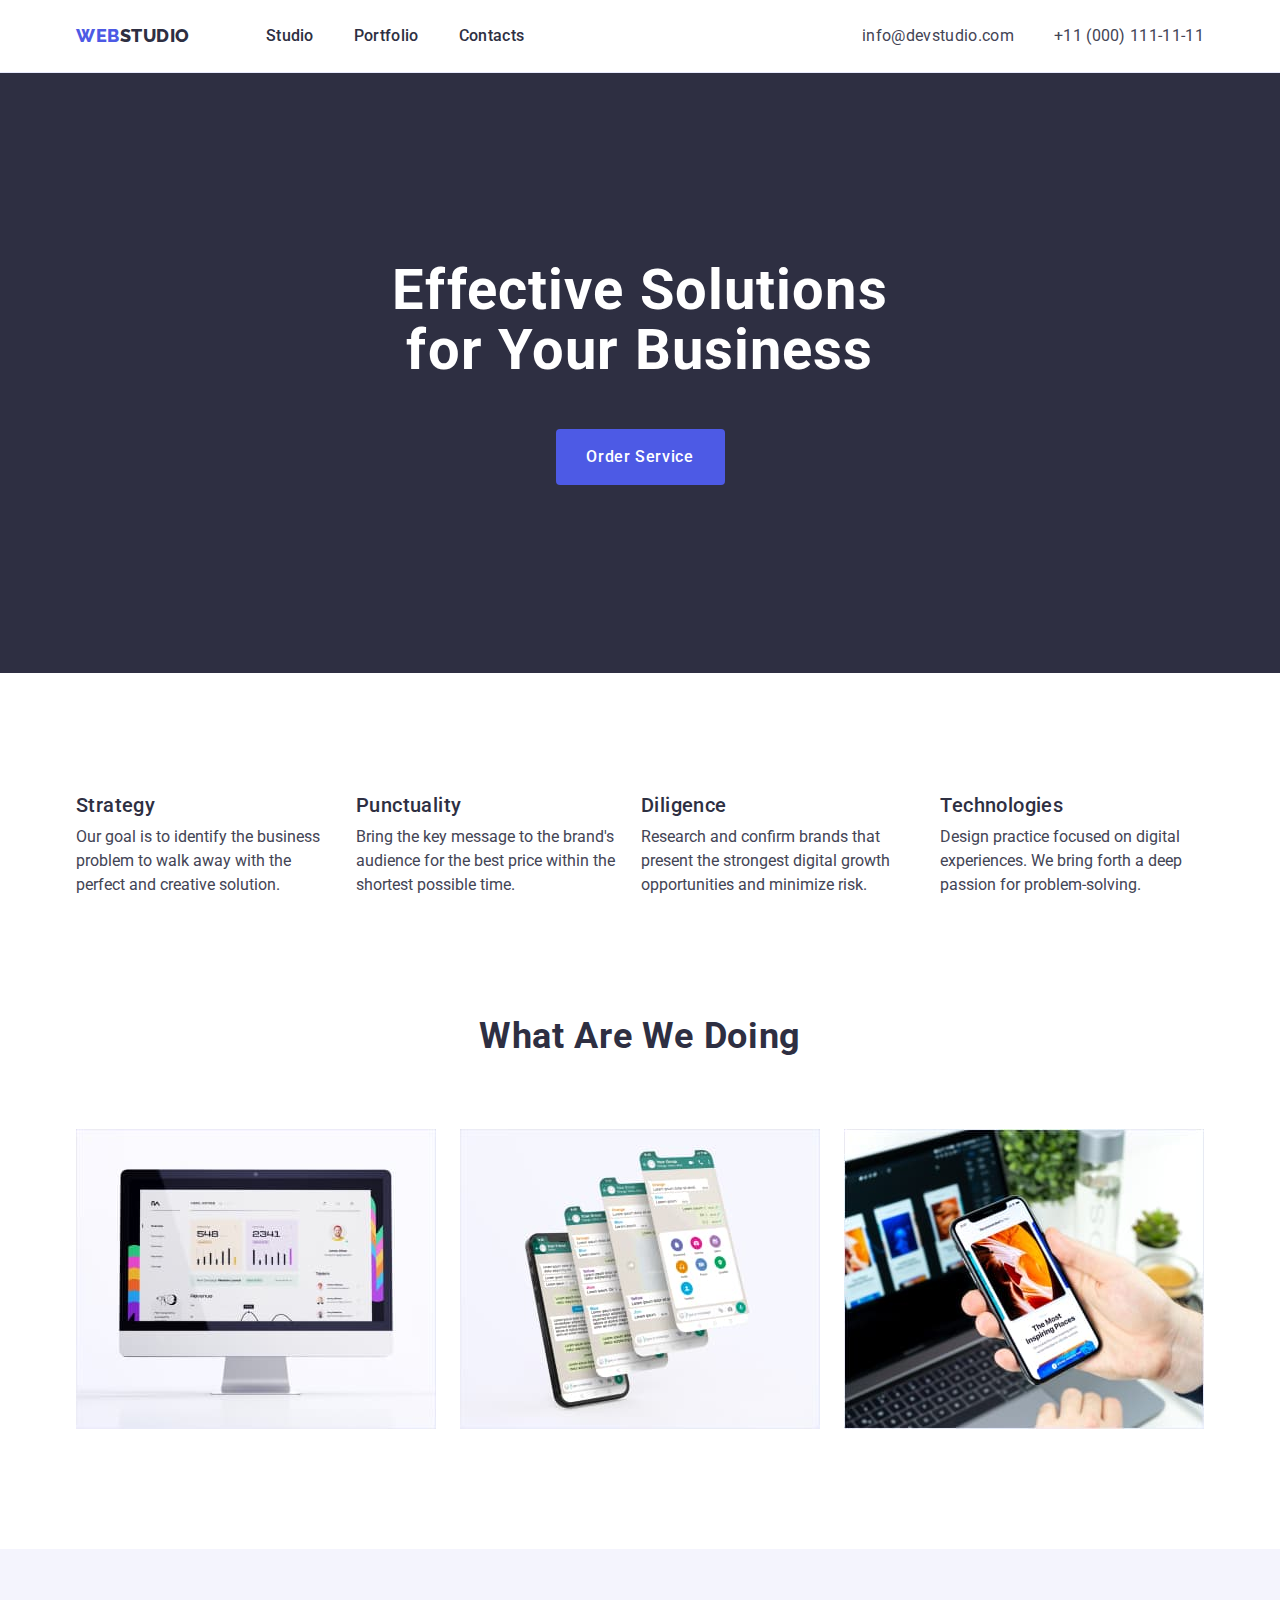
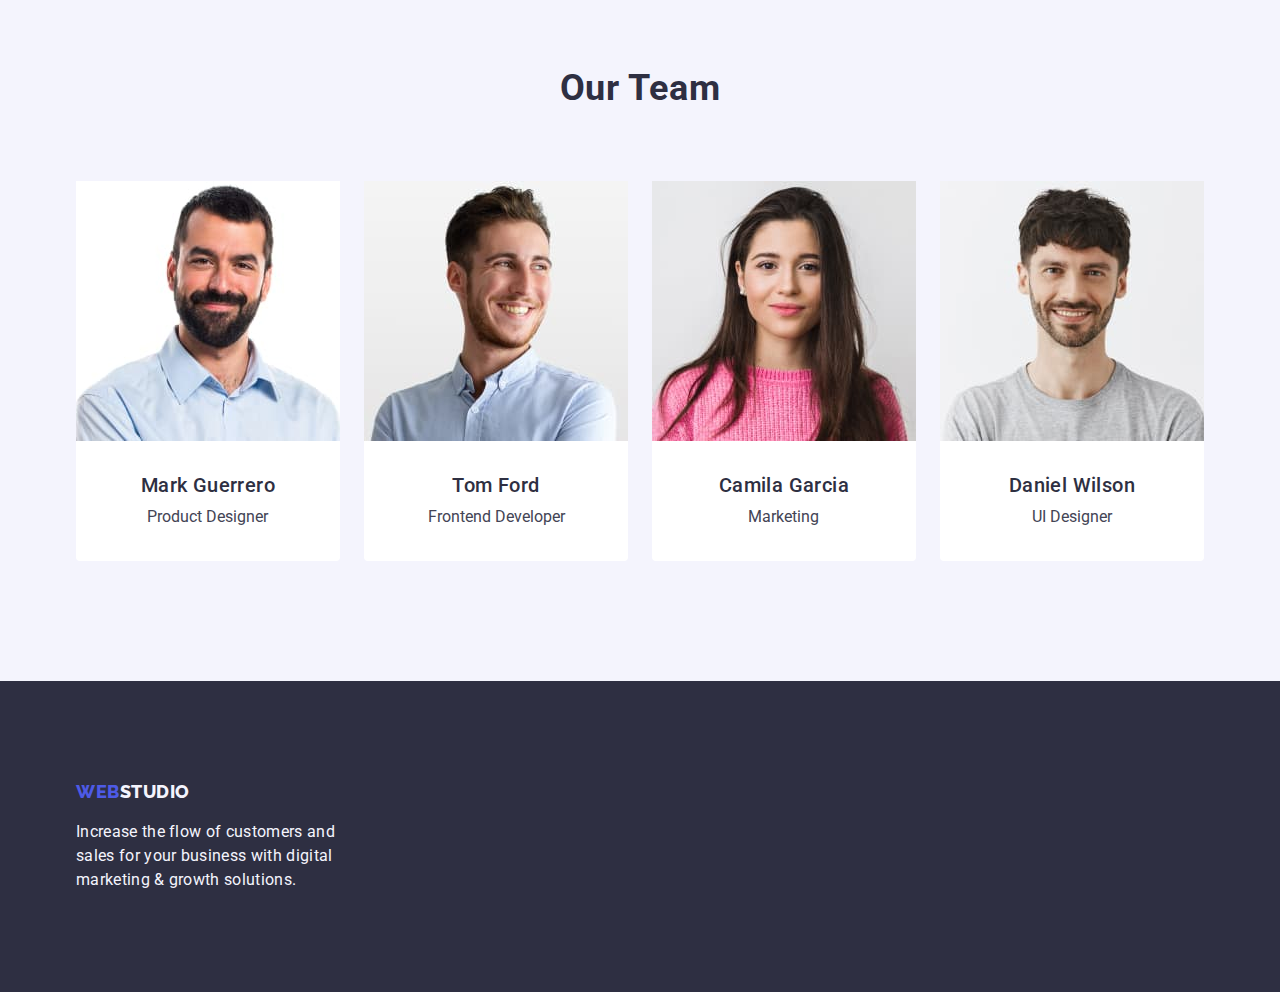
<file: index.html>
<!DOCTYPE html>
<html lang="en">
  <head>
    <meta charset="UTF-8" />
    <meta name="viewport" content="width=device-width, initial-scale=1.0" />
    <title>Studio</title>
    <link rel="preconnect" href="https://fonts.googleapis.com" />
    <link rel="preconnect" href="https://fonts.gstatic.com" crossorigin />
    <link
      href="https://fonts.googleapis.com/css2?family=Raleway:wght@800&family=Roboto:wght@400;500;700;900&display=swap"
      rel="stylesheet"
    />
    <link
      rel="stylesheet"
      href="https://cdnjs.cloudflare.com/ajax/libs/modern-normalize/1.0.0/modern-normalize.min.css"
    />

    <link rel="stylesheet" href="./css/styles.css" />
    <style>
      img {
        max-width: 100%;
        display: block;
      }
    </style>
  </head>
  <body>
    <header class="header">
      <div class="container nav-header">
        <nav class="settings">
          <a class="logo link" href="./index.html"
            >Web<span class="logo-navy">Studio</span></a
          >
          <ul class="list nav-pages">
            <li>
              <a class="list-item link" href="./index.html">Studio</a>
            </li>
            <li>
              <a class="list-item link" href="./portfolio.html">Portfolio</a>
            </li>
            <li><a class="list-item link" href="">Contacts</a></li>
          </ul>
        </nav>
        <address>
          <ul class="list settings-address">
            <li>
              <a class="address-list link" href="mailto:info@devstudio.com"
                >info@devstudio.com</a
              >
            </li>
            <li>
              <a class="address-list link" href="tel:+110001111111"
                >+11 (000) 111-11-11</a
              >
            </li>
          </ul>
        </address>
      </div>
    </header>
    <main>
      <section class="section-one">
        <div class="container">
          <h1 class="head">
            Effective Solutions <br />

            for Your Business
          </h1>
          <button class="main-button" type="button">Order Service</button>
        </div>
      </section>
      <section class="section-two">
        <div class="container">
          <!-- out heading -->
          <h2 class="visually-hidden">heading</h2>

          <ul class="list articles-list">
            <li class="lorem">
              <h3 class="four-articles">Strategy</h3>
              <p class="article">
                Our goal is to identify the business problem to walk away with
                the perfect and creative solution.
              </p>
            </li>
            <li class="lorem">
              <h3 class="four-articles">Punctuality</h3>
              <p class="article">
                Bring the key message to the brand's audience for the best price
                within the shortest possible time.
              </p>
            </li>
            <li class="lorem">
              <h3 class="four-articles">Diligence</h3>
              <p class="article">
                Research and confirm brands that present the strongest digital
                growth opportunities and minimize risk.
              </p>
            </li>
            <li class="lorem">
              <h3 class="four-articles">Technologies</h3>
              <p class="article">
                Design practice focused on digital experiences. We bring forth a
                deep passion for problem-solving.
              </p>
            </li>
          </ul>
        </div>
      </section>
      <section class="section-three">
        <div class="container">
          <h2 class="headings">What are we doing</h2>
          <ul class="list pictures-set">
            <li class="picture">
              <img
                src="./images/photo1.jpg"
                alt="monitor"
                width="360"
                height="300"
              />
            </li>
            <li class="picture">
              <img
                src="./images/photo2.jpg"
                alt="phones"
                width="360"
                height="300"
              />
            </li>
            <li class="picture">
              <img
                src="./images/photo3.jpg"
                alt="monitor and phone"
                width="360"
                height="300"
              />
            </li>
          </ul>
        </div>
      </section>
      <section class="section-four">
        <div class="container">
          <h2 class="headings">Our Team</h2>
          <ul class="list team-position">
            <li class="team-list">
              <img
                src="./images/image1.jpg"
                alt="a man in a blue shirt with short stubble"
                width="264"
                height="260"
              />
              <div class="name-set">
                <h3 class="four-articles surname">Mark Guerrero</h3>
                <p class="article job-position">Product Designer</p>
              </div>
            </li>
            <li class="team-list">
              <img
                src="./images/image2.jpg"
                alt="a man in a blue shirt with a smile on his face"
                width="264"
                height="260"
              />
              <div class="name-set">
                <h3 class="four-articles surname">Tom Ford</h3>
                <p class="article job-position">Frontend Developer</p>
              </div>
            </li>
            <li class="team-list">
              <img
                src="./images/image3.jpg"
                alt="a young woman with long hair and a pink sweater"
                width="264"
                height="260"
              />
              <div class="name-set">
                <h3 class="four-articles surname">Camila Garcia</h3>
                <p class="article job-position">Marketing</p>
              </div>
            </li>
            <li class="team-list">
              <img
                src="./images/image4.jpg"
                alt="a young man in a light sweater and with a smile on his face"
                width="264"
                height="260"
              />
              <div class="name-set">
                <h3 class="four-articles surname">Daniel Wilson</h3>
                <p class="article job-position">UI Designer</p>
              </div>
            </li>
          </ul>
        </div>
      </section>
    </main>
    <footer class="footer-item section">
      <div class="footer-position container">
        <a class="logo link" href="./index.html"
          >Web<span class="logo-footer">Studio</span></a
        >
        <p class="footer-article">
          Increase the flow of customers and sales for your business with
          digital marketing & growth solutions.
        </p>
      </div>
    </footer>
  </body>
</html>
</file>
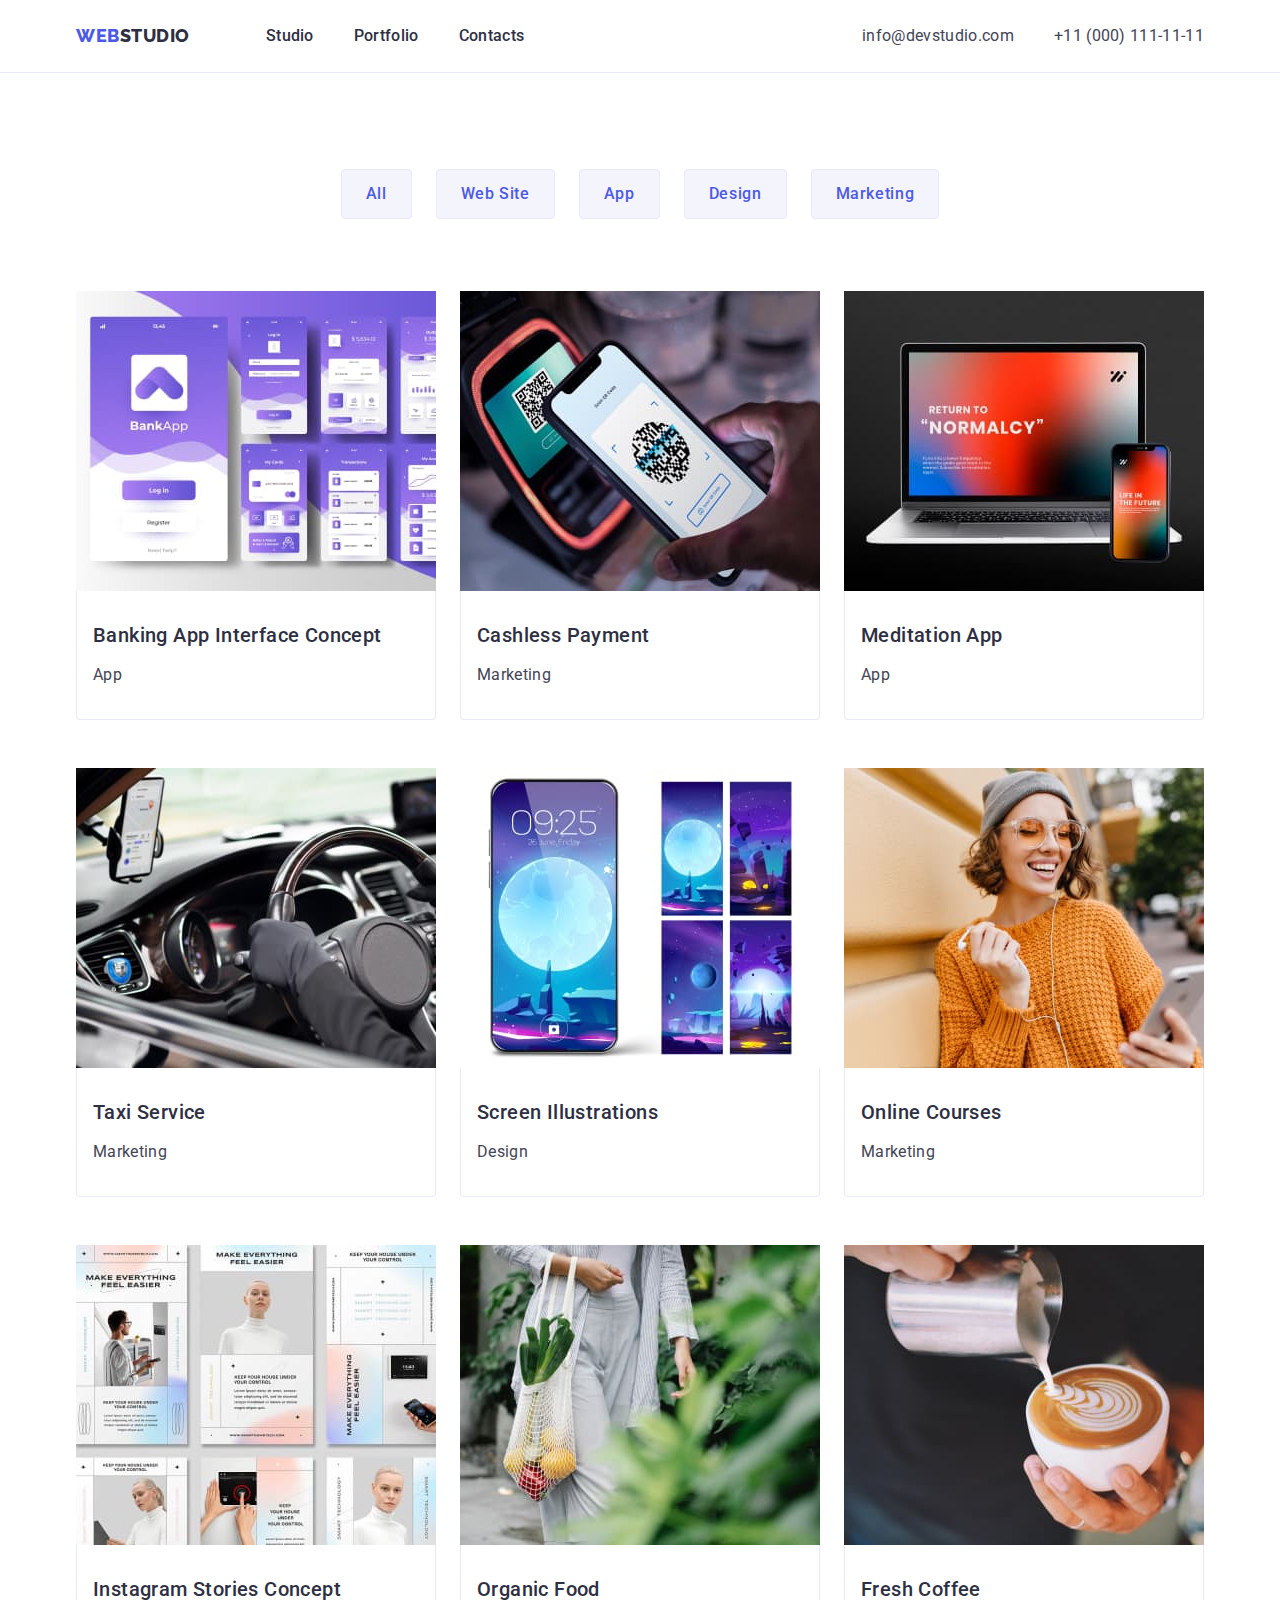
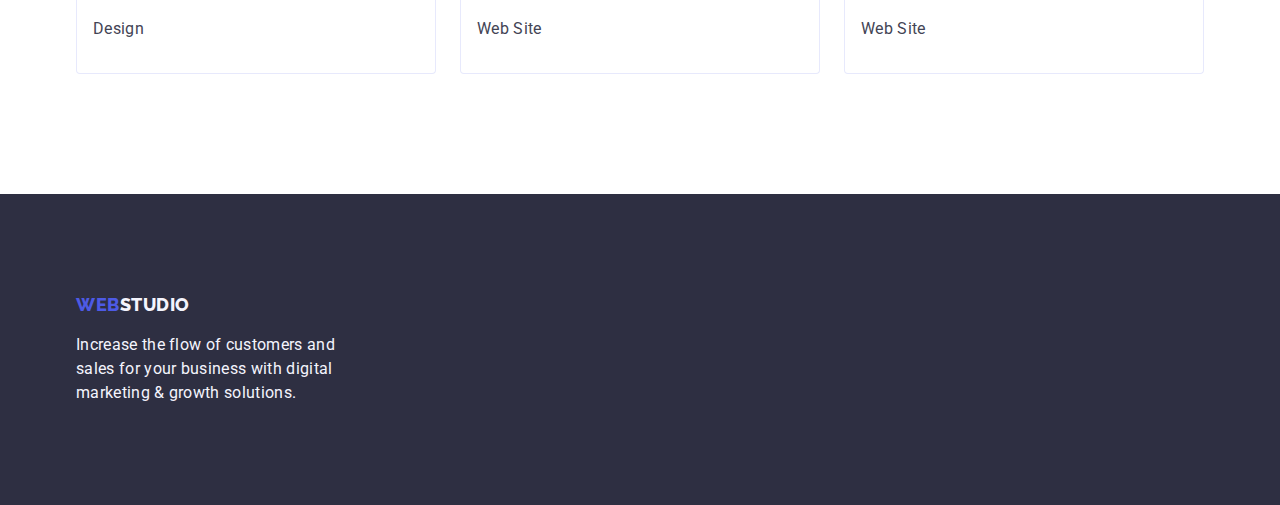
<file: portfolio.html>
<!DOCTYPE html>
<html lang="en">
  <head>
    <meta charset="UTF-8" />
    <meta name="viewport" content="width=device-width, initial-scale=1.0" />
    <title>Portfolio</title>
    <link rel="preconnect" href="https://fonts.googleapis.com" />
    <link rel="preconnect" href="https://fonts.gstatic.com" crossorigin />
    <link
      href="https://fonts.googleapis.com/css2?family=Raleway:wght@800&family=Roboto:wght@400;500;700;900&display=swap"
      rel="stylesheet"
    />
    <link
      rel="stylesheet"
      href="https://cdnjs.cloudflare.com/ajax/libs/modern-normalize/1.0.0/modern-normalize.min.css"
    />

    <link rel="stylesheet" href="./css/styles.css" />
    <style>
      img {
        max-width: 100%;
        display: block;
      }
    </style>
  </head>
  <body>
    <header class="header">
      <div class="container nav-header">
        <nav class="settings">
          <a class="logo link" href="./index.html"
            >Web<span class="logo-navy">Studio</span></a
          >
          <ul class="list nav-pages">
            <li>
              <a class="list-item link" href="./index.html">Studio</a>
            </li>
            <li>
              <a class="list-item link" href="./portfolio.html">Portfolio</a>
            </li>
            <li><a class="list-item link" href="">Contacts</a></li>
          </ul>
        </nav>
        <address>
          <ul class="list settings-address">
            <li>
              <a class="address-list link" href="mailto:info@devstudio.com"
                >info@devstudio.com</a
              >
            </li>
            <li>
              <a class="address-list link" href="tel:+110001111111"
                >+11 (000) 111-11-11</a
              >
            </li>
          </ul>
        </address>
      </div>
    </header>
    <main>
      <section class="portfolio-page">
        <!-- out heading -->
        <div class="container section">
          <h1 class="visually-hidden">heading</h1>

          <ul class="list button-list">
            <li>
              <button class="button-portfolio" type="button">All</button>
            </li>

            <li>
              <button class="button-portfolio" type="button">Web Site</button>
            </li>

            <li>
              <button class="button-portfolio" type="button">App</button>
            </li>

            <li>
              <button class="button-portfolio" type="button">Design</button>
            </li>

            <li>
              <button class="button-portfolio" type="button">Marketing</button>
            </li>
          </ul>

          <ul class="list portfolio-images">
            <li class="portfolio-image">
              <a class="link" href="">
                <img
                  src="./images/img1.jpg"
                  alt="open pages"
                  width="360"
                  height="300"
                />
                <div class="box">
                  <h2 class="four-articles">Banking App Interface Concept</h2>
                  <p class="setup">App</p>
                </div>
              </a>
            </li>
            <li class="portfolio-image">
              <a class="link" href="">
                <img
                  src="./images/img2.jpg"
                  alt="phone and qr code"
                  width="360"
                  height="300"
                />
                <div class="box">
                  <h2 class="four-articles">Cashless Payment</h2>
                  <p class="setup">Marketing</p>
                </div>
              </a>
            </li>
            <li class="portfolio-image">
              <a class="link" href="">
                <img
                  src="./images/img3.jpg"
                  alt="notebook and phone"
                  width="360"
                  height="300"
                />
                <div class="box">
                  <h2 class="four-articles">Meditation App</h2>
                  <p class="setup">App</p>
                </div>
              </a>
            </li>
            <li class="portfolio-image">
              <a class="link" href="">
                <img
                  src="./images/img4.jpg"
                  alt="taxi service"
                  width="360"
                  height="300"
                />
                <div class="box">
                  <h2 class="four-articles">Taxi Service</h2>
                  <p class="setup">Marketing</p>
                </div>
              </a>
            </li>
            <li class="portfolio-image">
              <a class="link" href="">
                <img
                  src="./images/img5.jpg"
                  alt="screens illustrations"
                  width="360"
                  height="300"
                />
                <div class="box">
                  <h2 class="four-articles">Screen Illustrations</h2>
                  <p class="setup">Design</p>
                </div>
              </a>
            </li>
            <li class="portfolio-image">
              <a class="link" href="">
                <img
                  src="./images/img6.jpg"
                  alt="girl with phone"
                  width="360"
                  height="300"
                />
                <div class="box">
                  <h2 class="four-articles">Online Courses</h2>
                  <p class="setup">Marketing</p>
                </div>
              </a>
            </li>
            <li class="portfolio-image">
              <a class="link" href="">
                <img
                  src="./images/img7.jpg"
                  alt="instagram pages"
                  width="360"
                  height="300"
                />
                <div class="box">
                  <h2 class="four-articles">Instagram Stories Concept</h2>
                  <p class="setup">Design</p>
                </div>
              </a>
            </li>
            <li class="portfolio-image">
              <a class="link" href="">
                <img
                  src="./images/img8.jpg"
                  alt="organic food"
                  width="360"
                  height="300"
                />
                <div class="box">
                  <h2 class="four-articles">Organic Food</h2>
                  <p class="setup">Web Site</p>
                </div>
              </a>
            </li>
            <li class="portfolio-image">
              <a class="link" href="">
                <img
                  src="./images/img9.jpg"
                  alt="fresh coffee"
                  width="360"
                  height="300"
                />
                <div class="box">
                  <h2 class="four-articles">Fresh Coffee</h2>
                  <p class="setup">Web Site</p>
                </div>
              </a>
            </li>
          </ul>
        </div>
      </section>
    </main>
    <footer class="footer-item section">
      <div class="footer-position container">
        <a class="logo link" href="./index.html"
          >Web<span class="logo-footer">Studio</span></a
        >
        <p class="footer-article">
          Increase the flow of customers and sales for your business with
          digital marketing & growth solutions.
        </p>
      </div>
    </footer>
  </body>
</html>
</file>
<file: css/styles.css>
body {
  font-family: "Roboto", sans-serif;
  color: #434455;
  background-color: #ffffff;
}
:root {
  --dark-color: #2e2f42;
  --primary-brand: #4d5ae5;
  --white-background: #ffffff;
  --light-color: #f4f4fd;
  --cornflower: #e7e9fc;
  --ocean: #404bbf;
}
*,
*::before,
*::after {
  box-sizing: border-box;
  padding: 0;
  margin: 0;
}
.container {
  max-width: 1158px;
  margin: 0 auto;
  padding: 0 15px;
}
.section-two {
  padding: 120px 0;
}

.visually-hidden {
  position: absolute;
  width: 1px;
  height: 1px;
  margin: -1px;
  border: 0;
  padding: 0;
  white-space: nowrap;
  clip-path: inset(100%);
  clip: rect(0 0 0 0);
  overflow: hidden;
}
ul {
  display: flex;
}
.header {
  border-bottom: 1px solid var(--cornflower);
}
.nav-header {
  display: flex;
  justify-content: space-between;
  align-items: center;
}
.settings-address {
  justify-content: space-between;

  display: flex;
  gap: 40px;
}

.logo {
  font-family: "Raleway", sans-serif;
  font-weight: 800;
  text-decoration: none;
  text-transform: uppercase;
  font-size: 18px;
  line-height: 1.17;
  letter-spacing: 0.03em;
  color: var(--primary-brand);
  margin-right: 76px;
}
.logo-navy {
  color: var(--dark-color);
}
.logo-footer {
  color: var(--light-color);
}
.link {
  text-decoration: none;
}

.list {
  list-style: none;
}
.nav-pages {
  display: flex;
  justify-content: space-around;
  padding-top: 24px;
  padding-bottom: 24px;
  gap: 40px;
}
.settings {
  display: flex;
  align-items: center;
}

.list-item {
  font-weight: 500;
  font-size: 16px;
  line-height: 1.5;
  letter-spacing: 0.02em;
  color: var(--dark-color);
  padding: 24px 0;
}

.list-item:hover,
.list-item:focus {
  color: var(--ocean);
  cursor: pointer;
}

.contact-list {
  font-style: normal;
}

.address-list {
  font-size: 16px;
  line-height: 1.5;
  text-decoration: none;
  letter-spacing: 0.02em;
  color: inherit;
  font-style: normal;
}

.address-list:hover,
.address-list:focus {
  color: var(--ocean);
  cursor: pointer;
}
.section-one {
  background-color: var(--dark-color);
  padding: 188px 0;
}

.head {
  font-size: 56px;
  max-width: 496px;
  line-height: 1.07;
  text-align: center;
  letter-spacing: 0.02em;
  color: var(--white-background);
  margin: 0 auto;
}
.main-button {
  background-color: var(--primary-brand);
  color: var(--white-background);
  font-family: inherit;
  font-weight: 500;
  font-size: 16px;
  line-height: 1.5;
  letter-spacing: 0.04em;
  min-width: 169px;
  height: 56px;
  border: none;
  border-radius: 4px;
  cursor: pointer;
  display: block;
  margin: 0 auto;
  margin-top: 48px;
}
.main-button:hover,
.main-button:focus {
  background-color: var(--ocean);
  cursor: pointer;
}

.articles-list {
  gap: 24px;
  display: flex;
}
.lorem {
  width: calc((100%-72px) / 4);
}
.four-articles {
  font-weight: 500;
  font-size: 20px;
  line-height: 1.2;
  letter-spacing: 0.02em;
  color: var(--dark-color);

  margin-bottom: 8px;
}
.article {
  line-height: 1.5;
  font-size: 16px;

  color: #434455;
}
.section-four {
  padding: 120px 0;
  background-color: var(--light-color);
}
.name-set {
  padding: 32px 0px;
}

.team-list {
  background-color: #ffffff;
  display: flex;
  flex-direction: column;
  border-radius: 0px 0px 4px 4px;
  align-items: center;
  width: calc((100%-72px) / 4);
}
.team-position {
  display: flex;
  justify-content: space-evenly;
  align-items: center;
  gap: 24px;
}
.section-three {
  padding-bottom: 120px;
}
.headings {
  font-size: 36px;
  line-height: 1.11;
  font-family: inherit;
  font-weight: 700;
  color: var(--dark-color);
  text-align: center;
  letter-spacing: 0.02em;
  text-transform: capitalize;
  margin-bottom: 72px;
}
.pictures-set {
  display: flex;
  justify-content: center;
  gap: 24px;
}
.picture {
  width: calc((100%-48px) / 3);
}
.surname {
  text-align: center;
}
.job-position {
  text-align: center;
}
.footer-item {
  background-color: var(--dark-color);
  padding: 100px 0;
}

.footer-article {
  color: var(--light-color);
  line-height: 1.5;
  letter-spacing: 0.02em;
  width: 264px;
  margin-top: 17.5px;
}
.footer-position {
  display: block;
}

.portfolio-page {
  padding-top: 96px;
  padding-bottom: 120px;
}
.button-portfolio {
  font-family: inherit;
  font-weight: 500;
  font-size: 16px;
  line-height: 1.5;
  letter-spacing: 0.04em;
  color: var(--primary-brand);
  background-color: var(--light-color);
  padding: 12px 24px;
  border-radius: 4px;
  border: 1px solid var(--cornflower);
}

.button-portfolio:hover,
.button-portfolio:focus {
  background-color: var(--ocean);
  color: var(--white-background);
  cursor: pointer;
  border: 1px solid transparent;
}
.button-list {
  margin-bottom: 72px;
  display: flex;
  justify-content: center;
  gap: 24px;
}
.portfolio-images {
  display: flex;
  flex-wrap: wrap;

  column-gap: 24px;
  row-gap: 48px;
}
.portfolio-image {
  width: calc((100% - 48px) / 3);
}

.setup {
  line-height: 1.5;
  font-size: 16px;
  letter-spacing: 0.02em;
  color: #434455;
  padding-top: 8px;
  display: block;
  flex-direction: column;

  align-items: center;
}
.box {
  border-bottom: 1px solid var(--cornflower);
  border-right: 1px solid var(--cornflower);
  border-left: 1px solid var(--cornflower);
  border-bottom-right-radius: 4px;
  border-bottom-left-radius: 4px;

  padding: 32px 16px;
}
</file>
